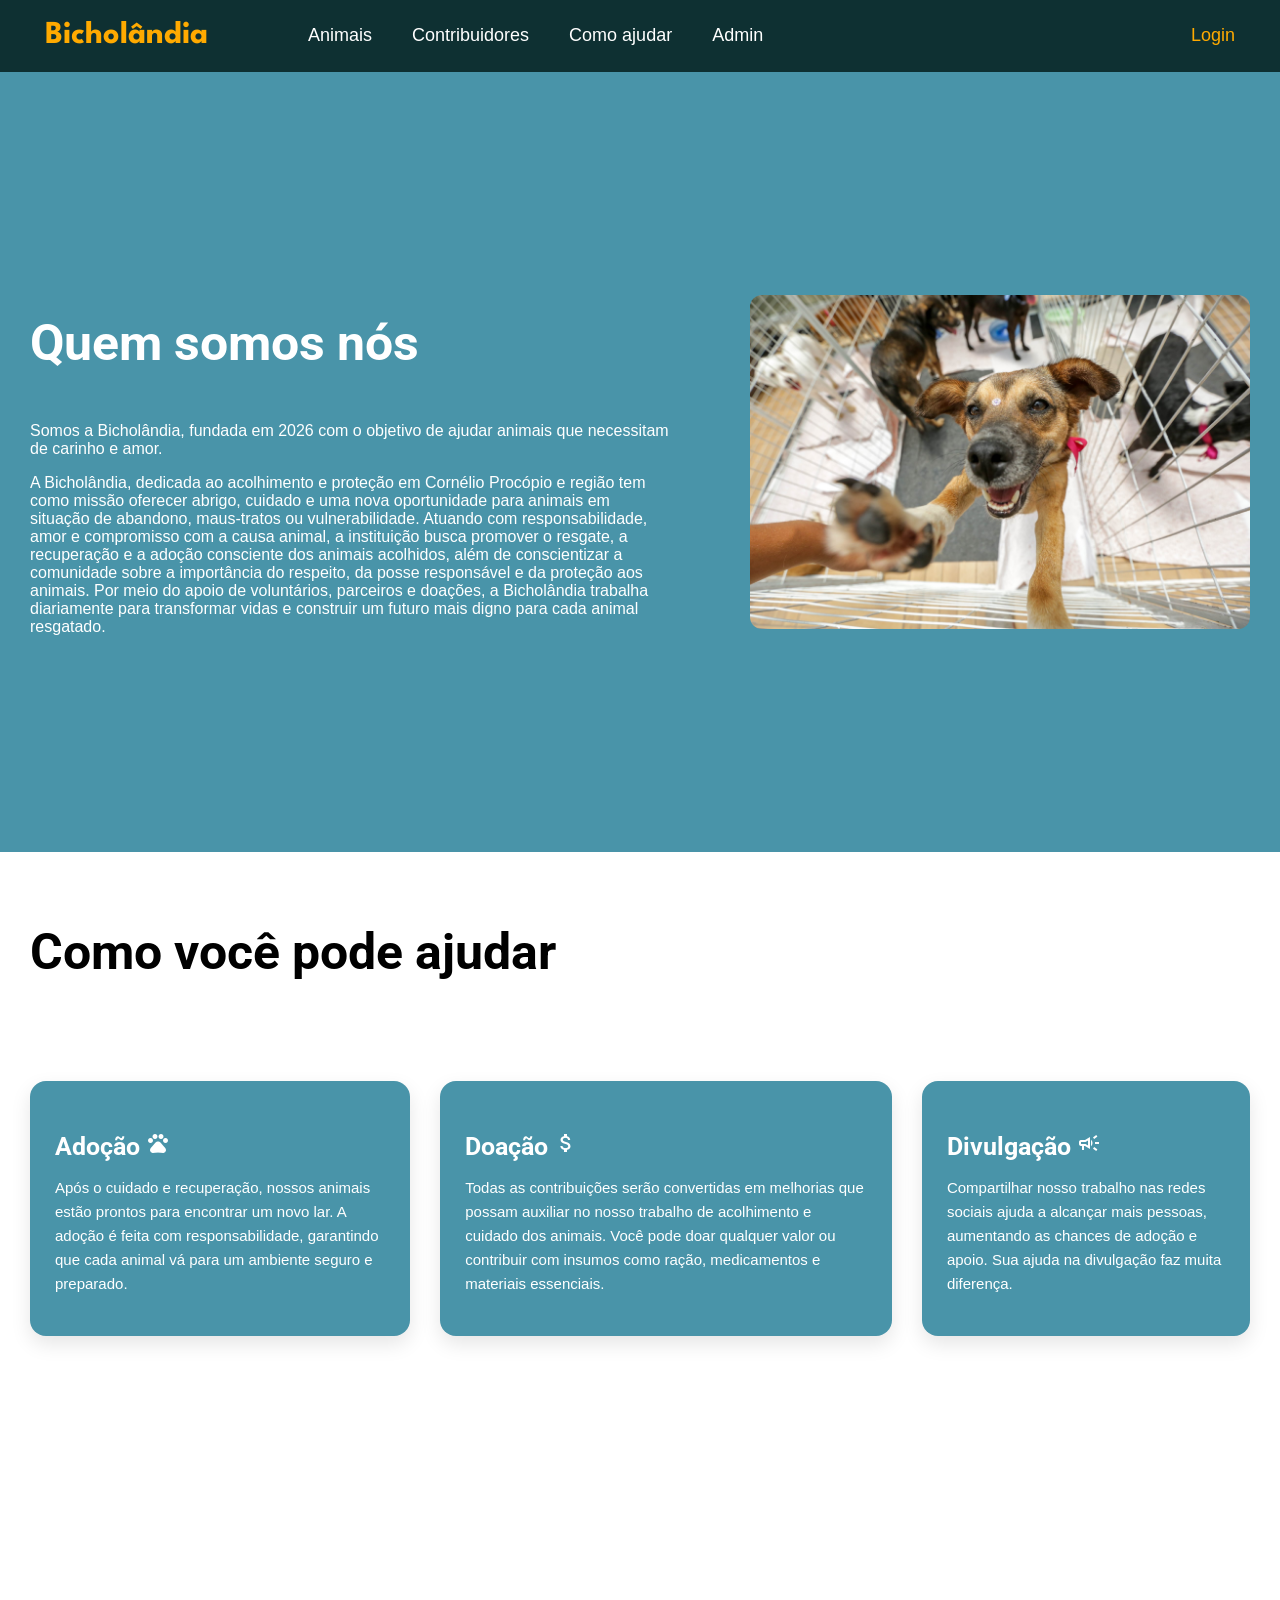
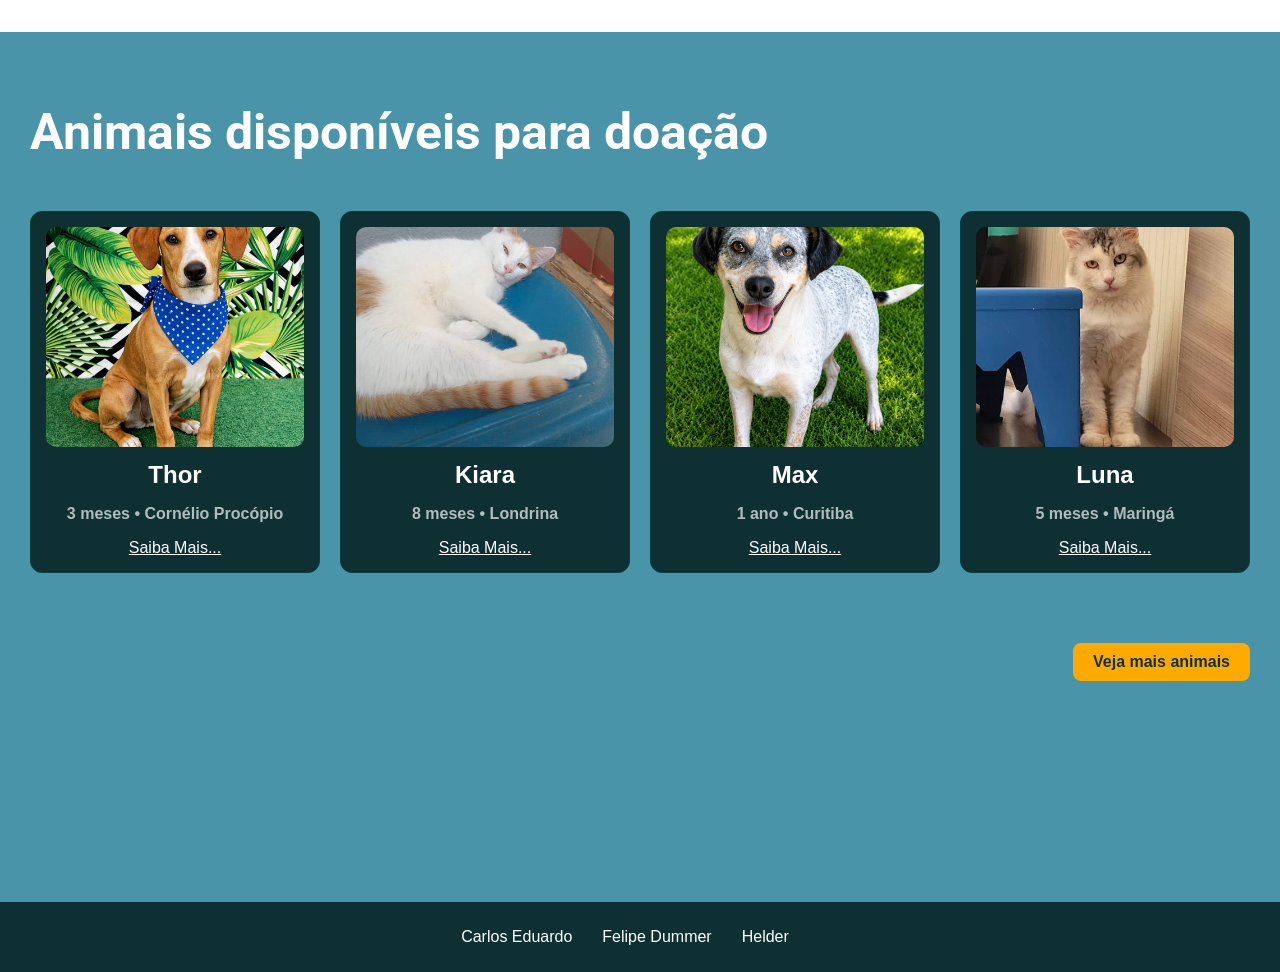
<file: index.html>
<!DOCTYPE html>
<html lang="pt-br">

<head>
    <meta charset="UTF-8">
    <meta name="viewport" content="width=device-width, initial-scale=1.0">
    <link rel="stylesheet" href="css/style.css">
    <link rel="stylesheet" href="css/animais.css">
    <link rel="stylesheet" href="https://fonts.googleapis.com/icon?family=Material+Icons+Outlined">
    <link rel="stylesheet" href="https://fonts.googleapis.com/icon?family=Material+Symbols+Outlined">
    <title>Bicholândia</title>
</head>

<body class="home-body">
    <header>
        <div class="menu-container">
            <div id="menu">
                <h1 id="nome-ong">Bicholândia</h1>
                <nav id="menu-nav">
                    <a href="pages/animais.html">Animais</a>
                    <a href=""> Contribuidores</a>
                    <a href="#formas-de-ajuda">Como ajudar</a>
                    <a href="pages/adm.html">Admin</a>
                </nav>
                <a href="pages/login.html">Login</a>
            </div>
        </div>
    </header>
    <main class="main-container">
        <div id="introducao">
            <div id="introducao-texto">
                <h2>Quem somos nós</h2>
                <p class="paragrafo-texto">
                    Somos a Bicholândia, fundada em 2026 com o objetivo
                    de ajudar animais que necessitam de carinho e amor.
                </p>
                <p class="paragrafo-texto">
                    A Bicholândia, dedicada ao acolhimento e proteção em Cornélio
                    Procópio e região tem como missão oferecer abrigo, cuidado e uma nova
                    oportunidade para animais em situação de abandono, maus-tratos
                    ou vulnerabilidade. Atuando com responsabilidade, amor e compromisso
                    com a causa animal, a instituição busca promover o resgate, a
                    recuperação e a adoção consciente dos animais acolhidos, além de conscientizar
                    a comunidade sobre a importância do respeito, da posse responsável e da
                    proteção aos animais. Por meio do apoio de voluntários, parceiros e
                    doações, a Bicholândia trabalha diariamente para transformar vidas e construir
                    um futuro mais digno para cada animal resgatado.
                </p>
            </div>

            <img src="images/cachorro-introducao.jpg" alt="Imagem Cachorro para doação">
        </div>
        <div id="formas-de-ajuda">
            <h2>Como você pode ajudar</h2>

            <div class="ajuda-container">

                <div class="ajuda-item">
                    <h3>Adoção <i class="material-icons-outlined">pets</i></h3>
                    <p>
                        Após o cuidado e recuperação, nossos animais estão
                        prontos para encontrar um novo lar. A adoção é feita
                        com responsabilidade, garantindo que cada animal vá
                        para um ambiente seguro e preparado.
                    </p>
                </div>

                <div class="ajuda-item">
                    <h3>Doação <i class="material-icons-outlined">attach_money</i></h3>
                    <p>
                        Todas as contribuições serão convertidas em melhorias
                        que possam auxiliar no nosso trabalho de acolhimento
                        e cuidado dos animais. Você pode doar qualquer valor
                        ou contribuir com insumos como ração, medicamentos e
                        materiais essenciais.
                    </p>
                </div>

                <div class="ajuda-item">
                    <h3>Divulgação <i class="material-icons-outlined">campaign</i></h3>
                    <p>
                        Compartilhar nosso trabalho nas redes sociais ajuda
                        a alcançar mais pessoas, aumentando as chances de
                        adoção e apoio. Sua ajuda na divulgação faz muita
                        diferença.
                    </p>
                </div>

            </div>
        </div>

        <section>
            <div id="previa-animais">
                <h2>Animais disponíveis para doação</h2>

                <section id="animais">
                    <article class="animais-item">
                        <img src="images/cachorro01.png" alt="Imagem cachorro">
                        <h2>Thor</h2>
                        <article class="info-animal">
                            <h3>3 meses • Cornélio Procópio</h3>
                            <a href="">Saiba Mais...</a>
                        </article>
                    </article>

                    <article class="animais-item">
                        <img src="images/gato01.jpeg" alt="Imagem Gato">
                        <h2>Kiara</h2>
                        <article class="info-animal">
                            <h3>8 meses • Londrina</h3>
                            <a href="">Saiba Mais...</a>
                        </article>
                    </article>

                    <article class="animais-item">
                        <img src="images/cachorro02.png" alt="Imagem Cachorro">
                        <h2>Max</h2>
                        <article class="info-animal">
                            <h3>1 ano • Curitiba</h3>
                            <a href="">Saiba Mais...</a>
                        </article>
                    </article>

                    <article class="animais-item">
                        <img src="images/gato02.jpeg" alt="Imagem Gato">
                        <h2>Luna</h2>
                        <article class="info-animal">
                            <h3>5 meses • Maringá</h3>
                            <a href="">Saiba Mais...</a>
                        </article>
                    </article>
                </section>

                <div id="btt-mais-animais">
                    <a href="pages/animais.html">Veja mais animais</a>
                </div>
            </div>
        </section>
    </main>
    <footer id="rodape">
        <nav id="contato">
            <ul>
                <li><a href="https://carloss0101.github.io/Curriculo/">Carlos Eduardo</a></li>
                <li><a href="https://feliperdummer.com.br/">Felipe Dummer</a></li>
                <li><a href="https://helder639.github.io">Helder</a></li>
            </ul>
        </nav>
    </footer>
</body>

</html>
</file>
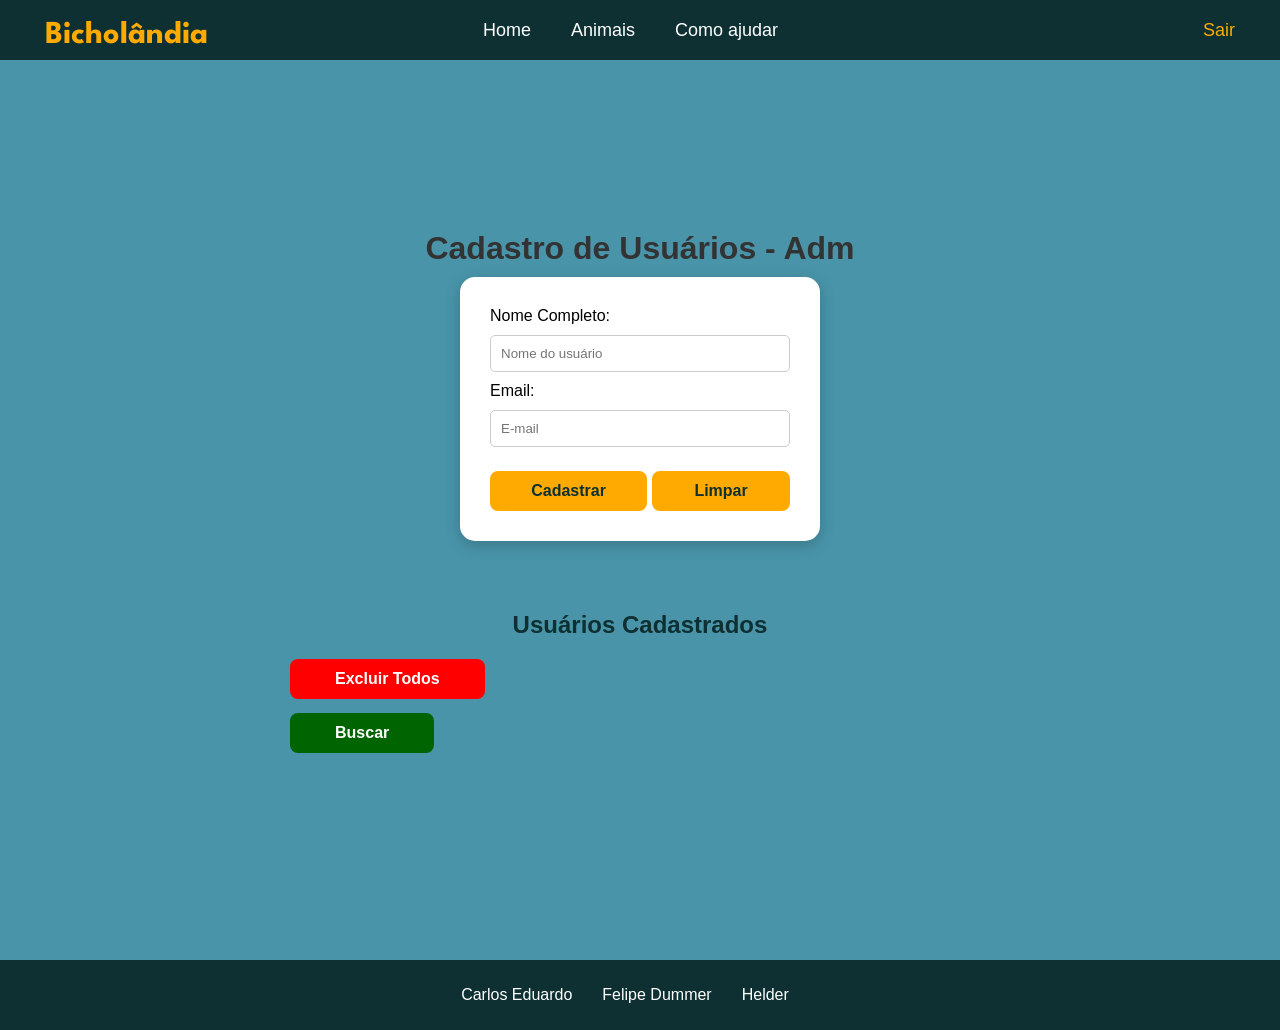
<file: pages/adm.html>
<!DOCTYPE html>
<html lang="pt-br">
<head>
    <meta charset="UTF-8">
    <meta name="viewport" content="width=device-width, initial-scale=1.0">
    <title>Administração - Bicholândia</title>
    <link rel="stylesheet" href="../css/style.css">
    <link rel="stylesheet" href="../css/cadastro.css">
</head>
<body>

    <header>
        <div class="menu-container">
            <div id="menu">
                <h1 id="nome-ong">Bicholândia</h1>
                <nav id="menu-nav">
                    <a href="../index.html">Home</a>
                    <a href="animais.html">Animais</a>
                    <a href="../index.html#formas-de-ajuda">Como ajudar</a>
                </nav>
                <a href="login.html">Sair</a>
            </div>
        </div>
    </header>

    <main class="container">
        <h1>Cadastro de Usuários - Adm</h1>
        <div class="card-cadastro">
            <div class="box2">
                <form id="form-adm">
                    <div class="campo-input">
                        <label for="nome-adm">Nome Completo:</label>
                    </div>
                    <input type="text" id="nome-adm" placeholder="Nome do usuário" required>
                    
                    <div class="campo-input">
                        <label for="email-adm">Email:</label>
                    </div>
                    <input type="email" id="email-adm" placeholder="E-mail" required>
                    
                    <div id="button-container">
                        <button type="button" onclick="cadastrarUsuario()">Cadastrar</button>
                        <button type="button" onclick="limparCampos()">Limpar</button>
                    </div>
                </form>
            </div>
        </div>

        <section id="lista-usuarios" style="padding: 20px; text-align: center;">
            <h2>Usuários Cadastrados</h2>
            <button type="button" onclick="excluirTodos()" style="background-color: red; color: white; margin-bottom: 10px;">Excluir Todos</button>
            <button type="button" onclick="buscarPorCampo()" style="background-color:darkgreen; color: white; margin-bottom: 10px;">Buscar</button>
            <ul id="tabela-usuarios"></ul>
        </section>
    </main>

    <footer id="rodape">
        <nav id="contato">
            <ul>
                <li><a href="https://carloss0101.github.io/Curriculo/">Carlos Eduardo</a></li>
                <li><a href="https://feliperdummer.com.br/">Felipe Dummer</a></li>
                <li><a href="https://helder639.github.io">Helder</a></li>
            </ul>
        </nav>
    </footer>

    <script src="../js/script-adm.js"></script>
</body>
</html>
</file>
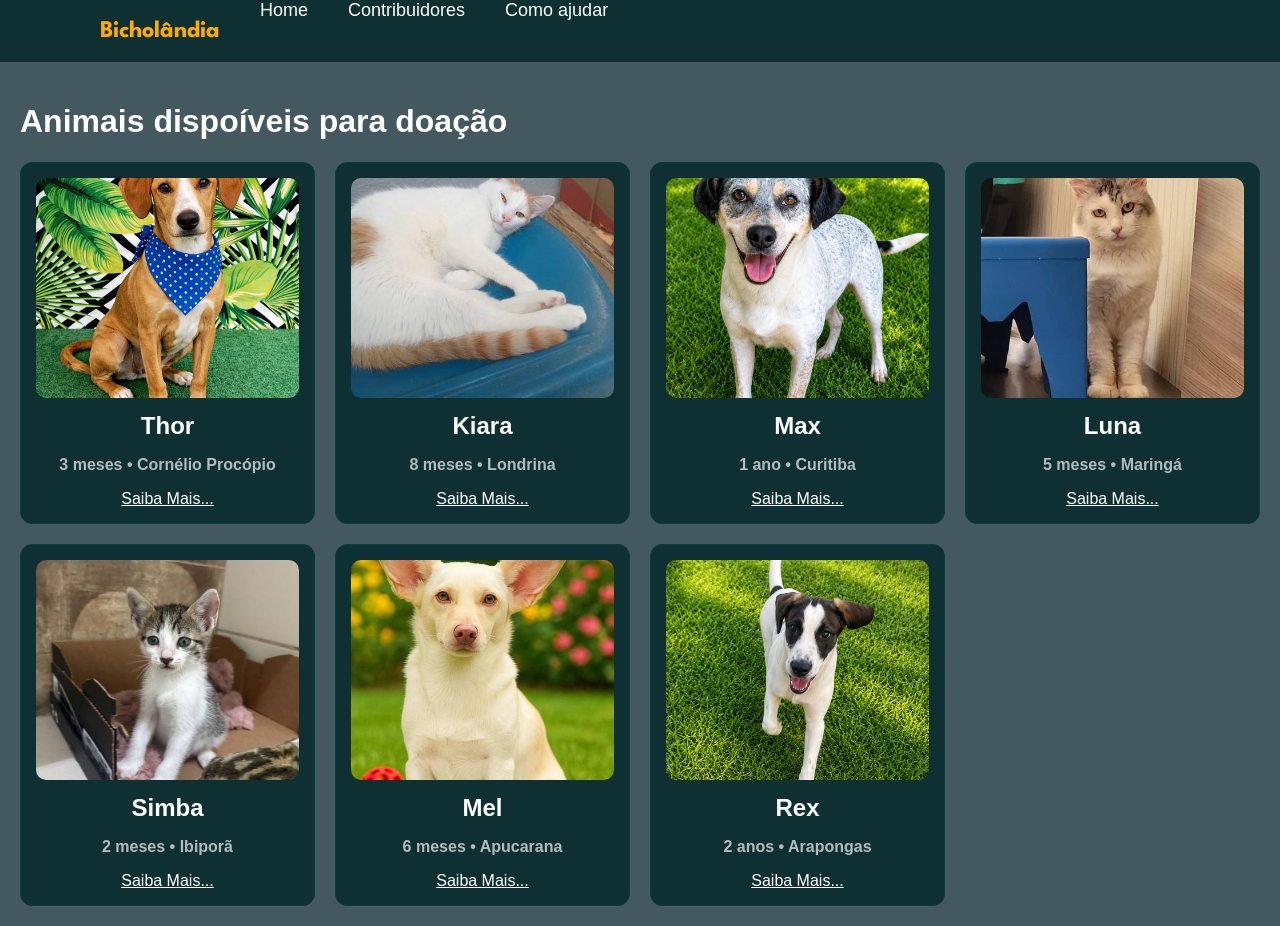
<file: pages/animais.html>
<!DOCTYPE html>
<html lang="pt-br">

<head>
    <meta charset="UTF-8">
    <meta name="viewport" content="width=device-width, initial-scale=1.0">
    <link rel="stylesheet" href="../css/animais.css">
    <link rel="stylesheet" href="../css/style.css">
    <title>Animais para doação</title>
</head>

<body>
    <header>
        <div class="menu-container">
            <nav id="menu-nav">
                <h1 id="nome-ong">Bicholândia</h1>
                <a href="../index.html">Home</a>
                <a href=""> Contribuidores</a>
                <a href="../index.html#formas-de-ajuda">Como ajudar</a>
            </nav>
        </div>
    </header>

    <main id="main-animais">
        <h1 id="titulo">Animais dispoíveis para doação</h1>

        <section id="animais">
            <article class="animais-item">
                <img src="../images/cachorro01.png" alt="Imagem cachorro">
                <h2>Thor</h2>
                <article class="info-animal">
                    <h3>3 meses • Cornélio Procópio</h3>
                    <a href="">Saiba Mais...</a>
                </article>
            </article>

            <article class="animais-item">
                <img src="../images/gato01.jpeg" alt="Imagem Gato">
                <h2>Kiara</h2>
                <article class="info-animal">
                    <h3>8 meses • Londrina</h3>
                    <a href="">Saiba Mais...</a>
                </article>
            </article>

            <article class="animais-item">
                <img src="../images/cachorro02.png" alt="Imagem Cachorro">
                <h2>Max</h2>
                <article class="info-animal">
                    <h3>1 ano • Curitiba</h3>
                    <a href="">Saiba Mais...</a>
                </article>
            </article>

            <article class="animais-item">
                <img src="../images/gato02.jpeg" alt="Imagem Gato">
                <h2>Luna</h2>
                <article class="info-animal">
                    <h3>5 meses • Maringá</h3>
                    <a href="">Saiba Mais...</a>
                </article>
            </article>

            <article class="animais-item">
                <img src="../images/gato03.jpeg" alt="Imagem Gato">
                <h2>Simba</h2>
                <article class="info-animal">
                    <h3>2 meses • Ibiporã</h3>
                    <a href="">Saiba Mais...</a>
                </article>
            </article>

            <article class="animais-item">
                <img src="../images/cachorro03.jpg" alt="Imagem Cachorro">
                <h2>Mel</h2>
                <article class="info-animal">
                    <h3>6 meses • Apucarana</h3>
                    <a href="">Saiba Mais...</a>
                </article>
            </article>

            <article class="animais-item">
                <img src="../images/cachorro04.png" alt="Imagem Cachorro">
                <h2>Rex</h2>
                <article class="info-animal">
                    <h3>2 anos • Arapongas</h3>
                    <a href="">Saiba Mais...</a>
                </article>
            </article>
        </section>
    </main>
</body>

</html>
</file>
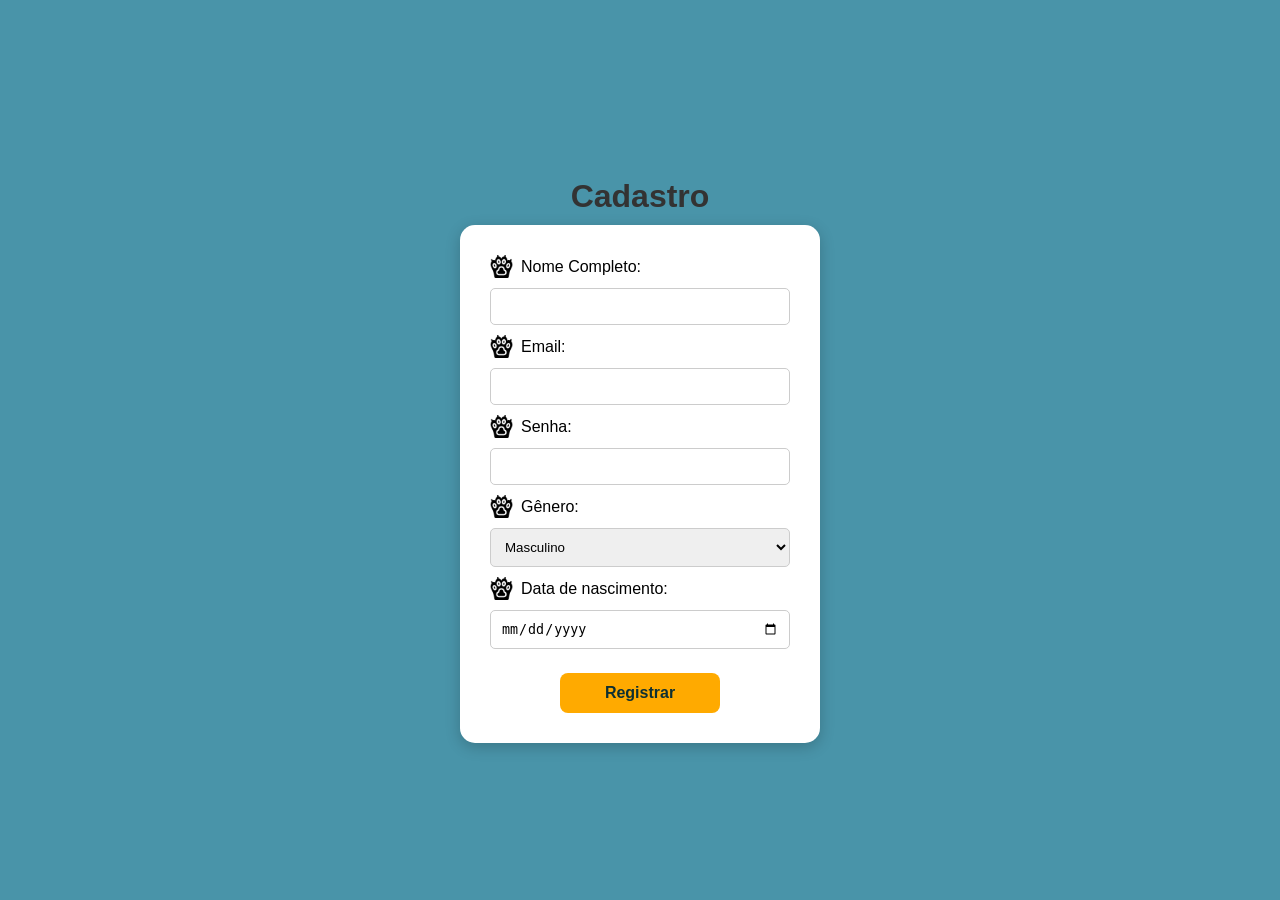
<file: pages/cadastro.html>
<!DOCTYPE html>
<html lang="pt-br"> 
<head>
    <meta charset="UTF-8">
    <meta name="viewport" content="width=device-width, initial-scale=1.0">
    <title>Cadastro</title>
    <link rel="stylesheet" href="../css/cadastro.css">
</head>

<body>
    <main class="container"> 
        <h1>Cadastro</h1>
        <div class="card-cadastro">
            <div class="box2">
                <form action="login.html" method="GET">
                    <div class="campo-input">
                        <img src="../images/pata.png" alt="Ícone" class="icone-campo">
                        <label for="nome">Nome Completo:</label>
                    </div>
                    <input type="text" id="nome" name="nome" required>
                    
                    <div class="campo-input">
                        <img src="../images/pata.png" alt="Ícone" class="icone-campo">
                        <label for="email">Email:</label>
                    </div>
                    <input type="email" id="email" name="email" required>
                
                    <div class="campo-input">
                        <img src="../images/pata.png" alt="Ícone" class="icone-campo">
                        <label for="senha">Senha:</label>
                    </div>
                    <input type="password" id="senha" name="senha" required>

                    <div class="campo-input">
                        <img src="../images/pata.png" alt="Ícone" class="icone-campo">
                        <label for="genero">Gênero:</label>
                    </div>
                    <select id="genero" name="genero">
                        <option value="masculino">Masculino</option>
                        <option value="feminino">Feminino</option>
                        <option value="outro">Outro</option>
                    </select>

                    <div class="campo-input">
                        <img src="../images/pata.png" alt="Ícone" class="icone-campo">
                        <label for="nascimento">Data de nascimento:</label>
                    </div>
                    <input type="date" id="nascimento" name="nascimento" min="1900-01-01" max="2026-05-17" required>

                    <button type="submit">Registrar</button>
                </form>
            </div>
        </div>
    </main>
</body>
</html>
</file>
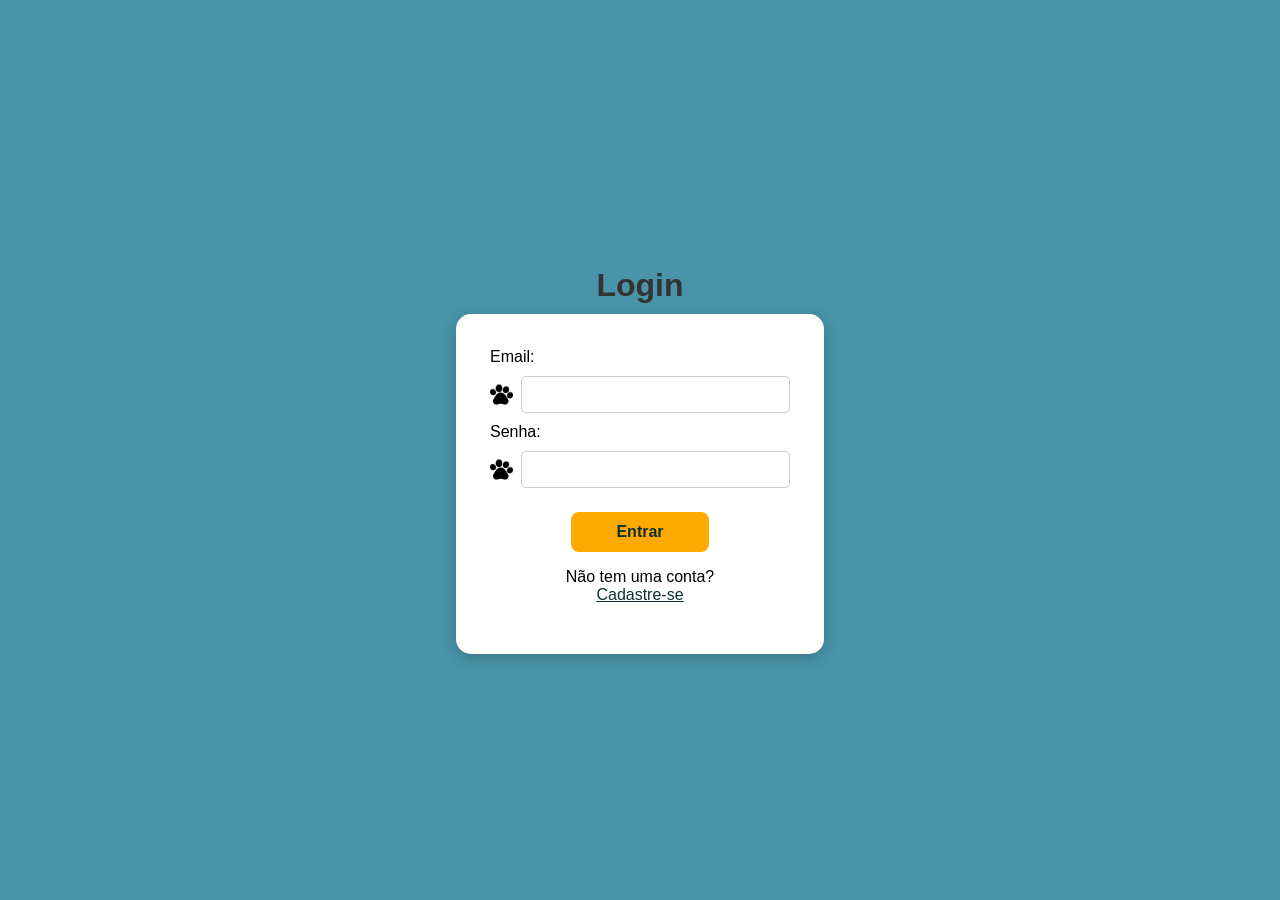
<file: pages/login.html>
<!DOCTYPE html>
<html lang="pt-br"> 
    <head>
        <meta charset="UTF-8">
        <meta name="viewport" content="width=device-width, initial-scale=1.0">
        <title>Login</title>
        <link rel="stylesheet" href="../css/login.css">
    </head>
 <body>
    <main class="container"> 
        <h1>Login</h1>
        <div class="card-login">
            <div class="box1">
                <form action="../index.html" method="GET">
                    <label for="email">Email:</label>
                    <div class="campo-input">
                        <img src="../images/pawprint.png" alt="Ícone" class="icone-campo">
                        <input type="email" id="email" name="email" required>
                    </div>
                
                    <label for="senha">Senha:</label>
                    <div class="campo-input">
                        <img src="../images/pawprint.png" alt="Ícone" class="icone-campo">
                        <input type="password" id="senha" name="senha" required>
                    </div>
                
                    <button type="submit">Entrar</button>
                </form>
                <p>Não tem uma conta? <br>
                <a href="cadastro.html">Cadastre-se</a></p>
            </div>
        </div>
    </main>
</body>
</html>
</file>
<file: css/style.css>
@import url('https://fonts.googleapis.com/css2?family=Roboto:ital,wght@0,100..900;1,100..900&display=swap');
@import url('https://fonts.googleapis.com/css2?family=League+Spartan:wght@100..900&display=swap');

body {
    font-family: Arial, Helvetica, sans-serif;
    margin: 0;
    padding: 0;
}

.menu-container {
    width: 100%;
    background-color: #0E3032;
}

#menu {
    background-color: #0E3032;
    display: flex;
    justify-content: space-between; 
    align-items: center;
    padding: 0 45px; 
}

#menu a {
    color: #ffaa00;
    text-decoration: none;
    font-size: large
}

#nome-ong {
    font-family: 'League Spartan', Helvetica, sans-serif;
    color:#ffaa00
}

.home-body #menu-nav {
    width: 1500px
}

#menu-nav {
    display: flex;
    justify-content: flex-start;
    gap: 40px; 
    margin-right: 250px;
    margin-left: 100px; 
}

#menu-nav a {
    color: white;
    text-decoration: none;
    font-size: large;
}

#menu-nav a:hover {
    color: #ffaa00;
    text-decoration: underline;
}

#introducao {
    background-color: #4994A9;
    color: #ffffff;
    margin: 0 auto; 
    padding: 30px;
    display: flex;
    align-items: center;
    justify-content: space-between;
    gap: 80px;
    min-height: 80vh;
}

#introducao > img {
    width: 500px;
    height: auto;
    border-radius: 12px;
}

#introducao-texto h2, #formas-de-ajuda h2, #previa-animais > h2 {
    font-family: "Roboto", sans-serif;
    font-size: 50px;
    margin-bottom: 50px;
}

#formas-de-ajuda {
    margin: 0 auto; 
    padding: 30px;
    gap: 80px;
    min-height: 80vh;
}

.ajuda-container {
    margin-top: 100px;
    display: flex;
    justify-content: space-between;
    gap: 30px;
}

.ajuda-item {
    background-color: #4994A9;
    color: white;
    padding: 25px;
    border-radius: 16px;
    box-shadow: 0 8px 20px rgba(0, 0, 0, 0.1);
    text-align: left;
}

.ajuda-item h3 {
    font-family: "Roboto", sans-serif;
    font-size: 25px;
    margin-bottom: 15px;
    color: white;
}

.ajuda-item p {
    font-size: 15px;
    line-height: 1.6;
}

.ajuda-item:hover {
    background-color: #0E3032;
}

#previa-animais {
    background-color: #4994A9;
    color: #ffffff;
    margin: 0 auto; 
    padding: 30px;
    gap: 90px;
    min-height: 90vh;
}

#btt-mais-animais {
    display: flex;
    justify-content: flex-end;
    margin-top: 70px;
}

#btt-mais-animais > a {
    background-color: #ffaa00;
    color: #0E3032;
    padding: 10px 20px;
    border-radius: 8px;
    text-decoration: none;
    font-weight: bold;
    transition: background-color 0.3s ease;
}

#btt-mais-animais > a:hover {
    background-color: #0E3032;
    color: #ffffff;
}

#rodape {
    background-color: #0E3032;
    color: white;
    padding: 10px;
    text-align: center;
}

#contato ul {
    list-style: none;
    display: flex;
    justify-content: center;
    gap: 30px;
    margin-right: 220px;
    margin-left: 150px;
}

#contato a {
    color: white;
    text-decoration: none;
}

#contato a:hover {
    color: #ffaa00;
}

#lista-usuarios {
    width: 100%;
    max-width: 700px;
    margin: 30px auto;
}

#lista-usuarios h2 {
    color: #0E3032;
    margin-bottom: 20px;
}

#tabela-usuarios {
    list-style: none;
    padding: 0;
    margin: 0;
}

#tabela-usuarios li {
    display: flex;
    justify-content: space-between;
    align-items: center;
    background: white;
    padding: 3px 5px;
    margin-bottom: 10px;
    border-radius: 10px;
    box-shadow: 0 2px 8px rgba(0,0,0,0.08);
    background-image: url('../images/pawprint.png');
    background-repeat: no-repeat;
    background-position: 12px center;
    background-size: 22px;
    padding-left: 45px;
}

.botao-excluir {
    margin-top: 0;
    align-self: auto;
    background-color: #e53935;
    color: white;
    border: none;
    padding: 8px 14px;
    border-radius: 6px;
    font-size: 14px;
    font-weight: bold;
    cursor: pointer;
    transition: 0.3s;
}

.botao-excluir:hover {
    background-color: #c62828;
}
</file>
<file: css/animais.css>
body {
    font-family: Arial, Helvetica, sans-serif;
    margin: 0;
    padding: 0;
}

#main-animais {
    background-color: #43595f;
    padding: 20px;
}

#titulo {
    color: white;
}

#animais {
    display: grid;
    grid-template-columns: repeat(auto-fit, minmax(250px, 1fr));
    gap: 20px;
}

.animais-item {
    border: 1px solid #043F41;
    border-radius: 12px;
    overflow: hidden;
    padding: 15px;
    text-align: center;
    background-color: #0E3032;
    max-width: 350px;
}

.animais-item img {
    width: 100%;
    height: 220px;
    object-fit: cover;
    border-radius: 10px;
}

.animais-item h2 {
    color: white;
    margin: 10px 0 5px;
}

.info-animal h3 {
    color: rgba(255, 255, 255, 0.678);
    font-size: 16px;
    font-weight: 100px;
}

.info-animal a {
    color: white;
}

.info-animal a:hover {
    color: #ffaa00;
}
</file>
<file: css/cadastro.css>
body, html {
    margin: 0;
    height: 100%;
    font-family: Arial, Helvetica, sans-serif;
}

.container {
    display: flex;
    justify-content: center;
    align-items: center;     
    flex-direction: column;  
    height: 100vh;
    background-color: #4994A9;
}

h1 {
    margin-bottom: 10px;    
    color: #333;
    align-items: center;
}

.box2 {
    display: flex;
    flex-direction: column;
    background-color: white; 
    padding: 30px;           
    border-radius: 15px;     
    box-shadow: 0px 4px 15px rgba(0,0,0,0.2); 
    width: 300px;            
}

form {
    display: flex;
    flex-direction: column;  
    gap: 10px;           
}

.campo-input {
    display: flex;
    align-items: center;
    gap: 8px;            
    width: 100%;         
}

.icone-campo {
    width: 23px;       
    height: 23px;        
    object-fit: contain; 
}

input {
    padding: 10px;
    border-radius: 5px;
    border: 1px solid #ccc;
    flex-grow: 1;      
}

select{
    padding: 10px;
    border-radius: 5px;
    border: 1px solid #ccc;
}

button {
    display: flex;
    justify-content: center;
    align-items: center;
    padding: 11px 45px;
    border-radius: 8px;
    background-color: #ffaa00;
    color: #0E3032;
    border: none;
    cursor: pointer;
    align-self: center;
    margin-top: 14px;
    font-family: Arial, Helvetica, sans-serif;
    font-weight: bold;
    font-size: 16px;
    position: relative;
    overflow: hidden;
}

button::before {
    content: "";
    position: absolute;
    left: 0;
    bottom: -100%;             
    width: 100%;
    height: 100%;
    background-color: #0E3032;
    transition: bottom 0.4s;   
    z-index: -1;             
}

button:hover {
    color: #ffffff;         
}

button:hover::before {
    bottom: 0;                 
}

#button-container {
    display: flex;
    gap: 5px;
}
</file>
<file: css/login.css>
body, html {
    margin: 0;
    height: 100%;
    font-family: Arial, Helvetica, sans-serif;
}

.container {
    display: flex;
    justify-content: center;
    align-items: center;     
    flex-direction: column;  
    height: 100vh;
    background-color:#4994A9;
    
}

h1 {
    margin-bottom: 10px;    
    color: #333;
    align-items: center;
}

.box1 {
    display: flex;
    flex-direction: column;
    background-color: white; 
    padding: 34px;           
    border-radius: 15px;     
    box-shadow: 0px 4px 15px rgba(0,0,0,0.2); 
    width: 300px;            
}

form {
    display: flex;
    flex-direction: column;  
    gap: 10px;               
}

.campo-input {
    display: flex;
    align-items: center;
    gap: 8px;            
    width: 100%;         
}

.icone-campo {
    width: 23px;       
    height: 23px;        
    object-fit: contain; 
}

input {
    padding: 10px;
    border-radius: 5px;
    border: 1px solid #ccc;
    flex-grow: 1;      
}

button {
    padding: 11px 45px;
    border-radius: 8px;
    background-color: #ffaa00;
    color: #0E3032;
    border: none;
    cursor: pointer;
    align-self: center;
    margin-top: 14px;
    font-family: Arial, Helvetica, sans-serif;
    font-weight: bold;
    font-size: 16px; 
    text-decoration: none;
    position: relative;        
    overflow: hidden;          
    z-index: 1;                
    transition: color 0.4s;
}

button::before {
    content: "";
    position: absolute;
    left: 0;
    bottom: -100%;             
    width: 100%;
    height: 100%;
    background-color: #0E3032;
    transition: bottom 0.4s;   
    z-index: -1;         
}

button:hover {
    color: #ffffff;         
}

button:hover::before {
    bottom: 0;                 
}

.imagem-login {
    float: left;
}

p, a { 
    text-align: center;
}

a {
    color: #0E3032; 
}

a:hover {
    color: #ffaa00;
    text-decoration: underline;
}
</file>
